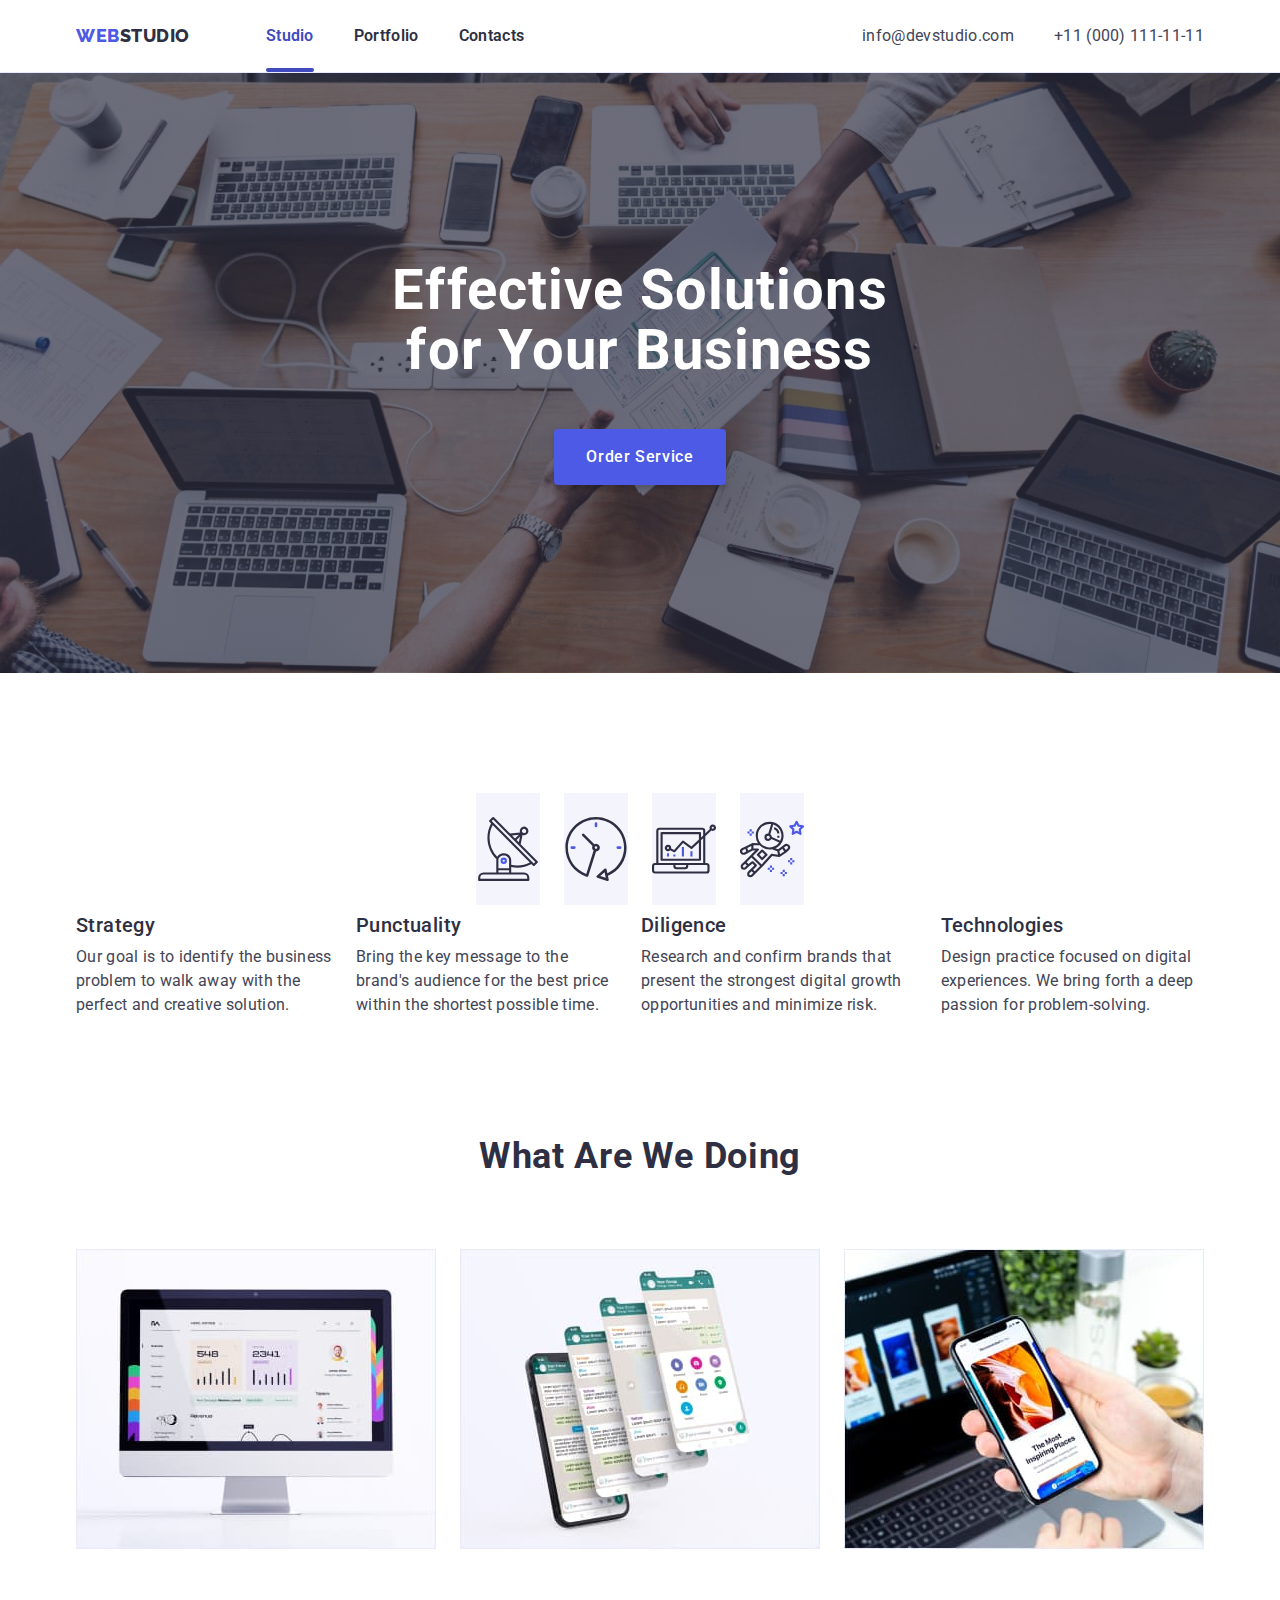
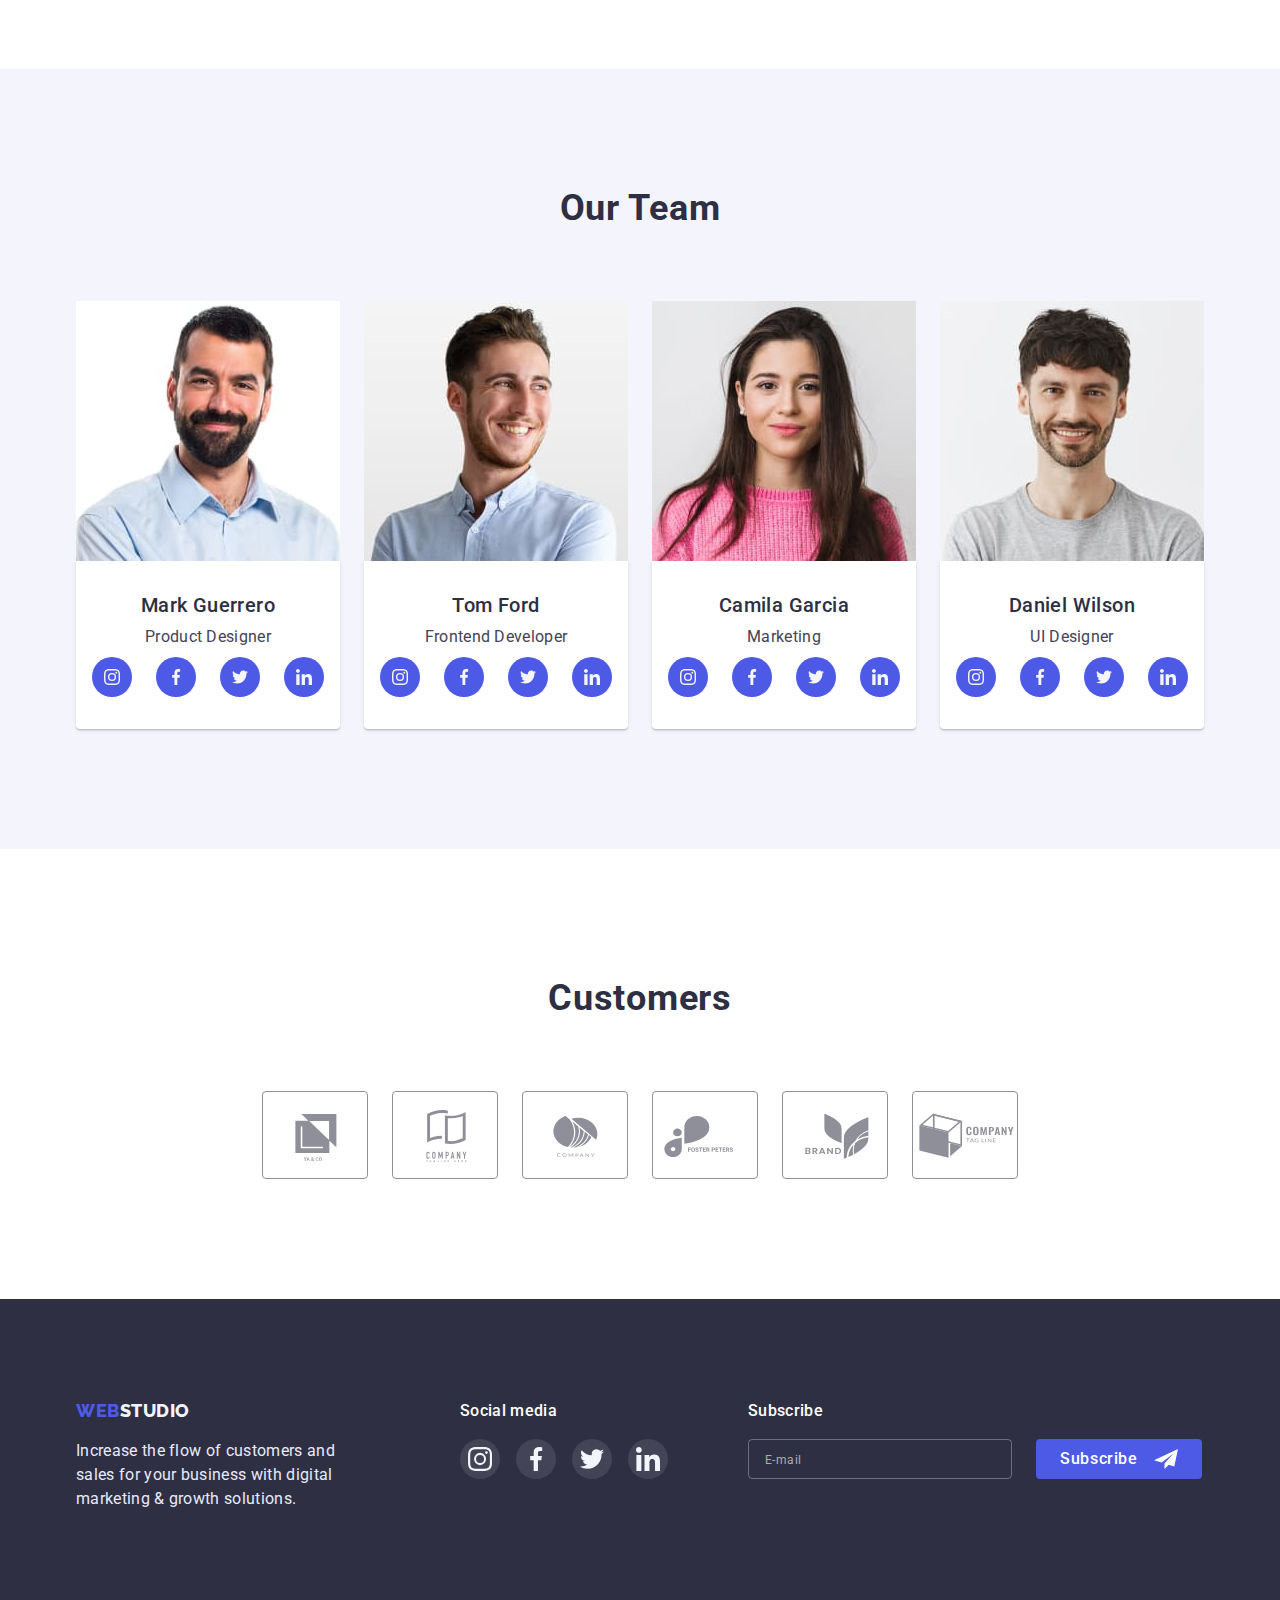
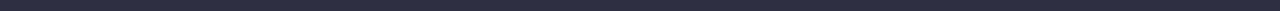
<file: index.html>
<!DOCTYPE html>
<html lang="en">
  <head>
    <meta charset="UTF-8" />
    <meta http-equiv="X-UA-Compatible" content="IE=edge" />
    <meta name="viewport" content="width=device-width, initial-scale=1.0" />
    <title>Document</title>
    <link rel="preconnect" href="https://fonts.googleapis.com" />
    <link rel="preconnect" href="https://fonts.gstatic.com" crossorigin />
    <link
      href="https://fonts.googleapis.com/css2?family=Raleway:wght@800&family=Roboto:wght@400;500;700;900&display=swap"
      rel="stylesheet"
    />
    <link
      rel="stylesheet"
      href="https://cdnjs.cloudflare.com/ajax/libs/modern-normalize/1.1.0/modern-normalize.min.css"
    />
    <link rel="stylesheet" href="./css/styles.css" />
  </head>

  <body>
    <header class="header">
      <div class="container">
        <nav class="navigation">
          <!--logotype-->
          <a href="./index.html" class="logo logo-gap"
            >Web<span class="logo-first">Studio</span></a
          >
          <ul class="navigation-list list">
            <li class="nav-item">
              <a href="./index.html" class="studio-link current">Studio</a>
            </li>
            <li class="nav-item">
              <a href="./portfolio.html" class="portfolio-link">Portfolio</a>
            </li>
            <li class="nav-item">
              <a href="" class="contacts-link">Contacts</a>
            </li>
          </ul>
        </nav>

        <!--Contacts-->
        <ul class="contacts list">
          <li>
            <a href="mailto:info@devstudio.com" class="contacts-mail"
              >info@devstudio.com</a
            >
          </li>
          <li>
            <a href="tel:+110001111111" class="contacts-tel"
              >+11 (000) 111-11-11</a
            >
          </li>
        </ul>
      </div>
    </header>

    <main>
      <section class="hero section">
        <div class="container">
          <h1 class="hero-title">Effective Solutions for Your Business</h1>
          <button type="button" class="hero-btn" data-modal-open>
            Order Service
          </button>
        </div>
      </section>

      <!--mision-->
      <section class="mision section">
        <div class="container">
          <h2 class="visually-hidden">About company</h2>
          <ul class="picture-list list">
            <li class="picture-item">
              <svg class="picture-icon" width="64" height="64">
                <use href="./images/icons.svg#icon-antenna"></use>
              </svg>
            </li>
            <li class="picture-item">
              <svg class="picture-icon" width="64" height="64">
                <use href="./images/icons.svg#icon-clock"></use>
              </svg>
            </li>
            <li class="picture-item">
              <svg class="picture-icon" width="64" height="64">
                <use href="./images/icons.svg#icon-diagram"></use>
              </svg>
            </li>
            <li class="picture-item">
              <svg class="picture-icon" width="64" height="64">
                <use href="./images/icons.svg#icon-astronaut"></use>
              </svg>
            </li>
          </ul>

          <ul class="mision-list list">
            <li class="mision-item">
              <h3 class="title">Strategy</h3>
              <p class="text">
                Our goal is to identify the business problem to walk away with
                the perfect and creative solution.
              </p>
            </li>

            <li class="mision-item">
              <h3 class="title">Punctuality</h3>
              <p class="text">
                Bring the key message to the brand's audience for the best price
                within the shortest possible time.
              </p>
            </li>

            <li class="mision-item">
              <h3 class="title">Diligence</h3>
              <p class="text">
                Research and confirm brands that present the strongest digital
                growth opportunities and minimize risk.
              </p>
            </li>

            <li class="mision-item">
              <h3 class="title">Technologies</h3>
              <p class="text">
                Design practice focused on digital experiences. We bring forth a
                deep passion for problem-solving.
              </p>
            </li>
          </ul>
        </div>
      </section>

      <!--What are we doing-->
      <section class="section-doing section">
        <div class="container">
          <h2 class="first-title">What are we doing</h2>
          <ul class="image list">
            <li class="image-item">
              <img
                src="./images/studio-img1.jpg"
                alt="monitor"
                width="360"
                height="300"
              />
            </li>
            <li class="image-item">
              <img
                src="./images/studio-img2.jpg"
                alt="layering of the phone screen"
                width="360"
                height="300"
              />
            </li>
            <li class="image-item">
              <img
                src="./images/studio-img3.jpg"
                alt="phone and laptop"
                width="360"
                height="300"
              />
            </li>
          </ul>
        </div>
      </section>

      <!--Team-->
      <section class="team section">
        <div class="container">
          <h2 class="first-title">Our Team</h2>
          <ul class="team-items list">
            <li class="team-list">
              <img
                src="./images/studio-img4.jpg"
                alt="man with laptop resenting something"
                width="264"
                height="260"
              />

              <div class="team-card">
                <h3 class="title">Mark Guerrero</h3>
                <p class="text">Product Designer</p>

                <ul class="soc-list list">
                  <li class="soc-item">
                    <a href="" class="soc-link link">
                      <svg class="soc-icon" width="16" height="16">
                        <use href="./images/icons.svg#icon-instagram"></use>
                      </svg>
                    </a>
                  </li>
                  <li class="soc-item">
                    <a href="" class="soc-link link">
                      <svg class="soc-icon" width="16" height="16">
                        <use href="./images/icons.svg#icon-facebook"></use>
                      </svg>
                    </a>
                  </li>
                  <li class="soc-item">
                    <a href="" class="soc-link link">
                      <svg class="soc-icon" width="16" height="16">
                        <use href="./images/icons.svg#icon-twitter"></use>
                      </svg>
                    </a>
                  </li>
                  <li class="soc-item">
                    <a href="" class="soc-link link">
                      <svg class="soc-icon" width="16" height="16">
                        <use href="./images/icons.svg#icon-linkedin"></use>
                      </svg>
                    </a>
                  </li>
                </ul>
              </div>
            </li>
            <li class="team-list">
              <img
                src="./images/studio-img5.jpg"
                alt="young smiling man"
                width="264"
                height="260"
              />
              <div class="team-card">
                <h3 class="title">Tom Ford</h3>
                <p class="text">Frontend Developer</p>

                <ul class="soc-list list">
                  <li class="soc-item">
                    <a href="" class="soc-link link">
                      <svg class="soc-icon" width="16" height="16">
                        <use href="./images/icons.svg#icon-instagram"></use>
                      </svg>
                    </a>
                  </li>
                  <li class="soc-item">
                    <a href="" class="soc-link link">
                      <svg class="soc-icon" width="16" height="16">
                        <use href="./images/icons.svg#icon-facebook"></use>
                      </svg>
                    </a>
                  </li>
                  <li class="soc-item">
                    <a href="" class="soc-link link">
                      <svg class="soc-icon" width="16" height="16">
                        <use href="./images/icons.svg#icon-twitter"></use>
                      </svg>
                    </a>
                  </li>
                  <li class="soc-item">
                    <a href="" class="soc-link link">
                      <svg class="soc-icon" width="16" height="16">
                        <use href="./images/icons.svg#icon-linkedin"></use>
                      </svg>
                    </a>
                  </li>
                </ul>
              </div>
            </li>

            <li class="team-list">
              <img
                src="./images/studio-img6.jpg"
                alt="young beautiful woman pink warm sweater natural look smiling portrait isolated long hair"
                width="264"
                height="260"
              />
              <div class="team-card">
                <h3 class="title">Camila Garcia</h3>
                <p class="text">Marketing</p>

                <ul class="soc-list list">
                  <li class="soc-item">
                    <a href="" class="soc-link link">
                      <svg class="soc-icon" width="16" height="16">
                        <use href="./images/icons.svg#icon-instagram"></use>
                      </svg>
                    </a>
                  </li>
                  <li class="soc-item">
                    <a href="" class="soc-link link">
                      <svg class="soc-icon" width="16" height="16">
                        <use href="./images/icons.svg#icon-facebook"></use>
                      </svg>
                    </a>
                  </li>
                  <li class="soc-item">
                    <a href="" class="soc-link link">
                      <svg class="soc-icon" width="16" height="16">
                        <use href="./images/icons.svg#icon-twitter"></use>
                      </svg>
                    </a>
                  </li>
                  <li class="soc-item">
                    <a href="" class="soc-link link">
                      <svg class="soc-icon" width="16" height="16">
                        <use href="./images/icons.svg#icon-linkedin"></use>
                      </svg>
                    </a>
                  </li>
                </ul>
              </div>
            </li>

            <li class="team-list">
              <img
                src="./images/studio-img7.jpg"
                alt="confident handsome guy posing against white wall"
                width="264"
                height="260"
              />
              <div class="team-card">
                <h3 class="title">Daniel Wilson</h3>
                <p class="text">UI Designer</p>

                <ul class="soc-list list">
                  <li class="soc-item">
                    <a href="" class="soc-link link">
                      <svg class="soc-icon" width="16" height="16">
                        <use href="./images/icons.svg#icon-instagram"></use>
                      </svg>
                    </a>
                  </li>
                  <li class="soc-item">
                    <a href="" class="soc-link link">
                      <svg class="soc-icon" width="16" height="16">
                        <use href="./images/icons.svg#icon-facebook"></use>
                      </svg>
                    </a>
                  </li>
                  <li class="soc-item">
                    <a href="" class="soc-link link">
                      <svg class="soc-icon" width="16" height="16">
                        <use href="./images/icons.svg#icon-twitter"></use>
                      </svg>
                    </a>
                  </li>
                  <li class="soc-item">
                    <a href="" class="soc-link link">
                      <svg class="soc-icon" width="16" height="16">
                        <use href="./images/icons.svg#icon-linkedin"></use>
                      </svg>
                    </a>
                  </li>
                </ul>
              </div>
            </li>
          </ul>
        </div>
      </section>

      <section class="customers section">
        <div class="container">
          <h2 class="first-title">Customers</h2>

          <ul class="customers-list list">
            <li class="customers-item">
              <a href="" class="customers-link">
                <svg class="customer-icon" width="104" height="56">
                  <use href="./images/icons.svg#icon-Logo1"></use>
                </svg>
              </a>
            </li>
            <li class="customers-item">
              <a href="" class="customers-link">
                <svg class="customer-icon" width="104" height="56">
                  <use href="./images/icons.svg#icon-Logo2"></use>
                </svg>
              </a>
            </li>
            <li class="customers-item">
              <a href="" class="customers-link">
                <svg class="customer-icon" width="104" height="56">
                  <use href="./images/icons.svg#icon-Logo3"></use>
                </svg>
              </a>
            </li>
            <li class="customers-item">
              <a href="" class="customers-link">
                <svg class="customer-icon" width="104" height="56">
                  <use href="./images/icons.svg#icon-Logo4"></use>
                </svg>
              </a>
            </li>
            <li class="customers-item">
              <a href="" class="customers-link">
                <svg class="customer-icon" width="104" height="56">
                  <use href="./images/icons.svg#icon-Logo5"></use>
                </svg>
              </a>
            </li>
            <li class="customers-item">
              <a href="" class="customers-link">
                <svg class="customer-icon" width="104" height="56">
                  <use href="./images/icons.svg#icon-Logo6"></use>
                </svg>
              </a>
            </li>
          </ul>
        </div>
      </section>
    </main>

    <footer>
      <section class="footer section">
        <div class="container">
          <div class="footer-box">
            <a href="./index.html" class="logo"
              >Web<span class="footer-logo">Studio</span></a
            >
            <p class="footer-text">
              Increase the flow of customers and sales for your business with
              digital marketing & growth solutions.
            </p>
          </div>
          <div class="footer-soc-media">
            <h3 class="title">Social media</h3>

            <ul class="footer-soc-list list">
              <li class="footer-soc-item">
                <a href="" class="footer-soc-link link">
                  <svg class="footer-soc-icon" width="24" height="24">
                    <use href="./images/icons.svg#icon-instagram"></use>
                  </svg>
                </a>
              </li>

              <li class="footer-soc-item">
                <a href="" class="footer-soc-link link">
                  <svg class="footer-soc-icon" width="24" height="24">
                    <use href="./images/icons.svg#icon-facebook"></use>
                  </svg>
                </a>
              </li>

              <li class="footer-soc-item">
                <a href="" class="footer-soc-link link">
                  <svg class="footer-soc-icon" width="24" height="24">
                    <use href="./images/icons.svg#icon-twitter"></use>
                  </svg>
                </a>
              </li>

              <li class="footer-soc-item">
                <a href="" class="footer-soc-link link">
                  <svg class="footer-soc-icon" width="24" height="24">
                    <use href="./images/icons.svg#icon-linkedin"></use>
                  </svg>
                </a>
              </li>
            </ul>
          </div>

          <div class="subscribe">
            <h3 class="title">Subscribe</h3>
            <form class="subscribe-form">
              <label>
                <input
                  type="email"
                  class="subscribe-input"
                  name="email-subscribe"
                  placeholder="E-mail"
                />
              </label>

              <button type="submit" class="btn-subscribe">
                Subscribe
                <svg class="icon-frame" width="24" height="24">
                  <use href="./images/icons.svg#icon-Frame"></use>
                </svg>
              </button>
            </form>
          </div>
        </div>
      </section>
    </footer>

    <div class="backdrop is-hidden" data-modal>
      <div class="modal">
        <button type="button" class="modal-close-btn" data-modal-close>
          <svg class="close-btn-icon" width="8" height="8">
            <use href="./images/icons.svg#icon-close-black"></use>
          </svg>
        </button>

        <form class="modal-form">
          <p class="modal-text">
            Leave your contacts and we will call you back
          </p>
          <label class="form-label">
            <span class="modal-form-desc">Name</span>
            <span class="input-wrapper">
              <input class="form-input" type="text" name="user-name" required />
              <svg class="modal-icon" width="18" height="18">
                <use href="./images/icons.svg#icon-person-black-18dp"></use>
              </svg>
            </span>
          </label>

          <label class="form-label">
            <span class="modal-form-desc">Phone</span>
            <span class="input-wrapper">
              <input
                class="form-input"
                type="tel"
                name="user-phone"
                required
                pattern="[0-9]{3]-[0-9]{3}-[0-9]{2}-[0-9]{2}"
                title="xxx-xxx-xx-xx"
              />
              <svg class="modal-icon" width="18" height="18">
                <use href="./images/icons.svg#icon-phone-black-18dp"></use>
              </svg>
            </span>
          </label>

          <label class="form-label">
            <span class="modal-form-desc">Email</span>
            <span class="input-wrapper">
              <input class="form-input" type="email" required />
              <svg class="modal-icon" width="18" height="18">
                <use href="./images/icons.svg#icon-email-black-18dp"></use>
              </svg>
            </span>
          </label>

          <label class="form-label">
            <span class="modal-form-desc">Comment</span>
            <textarea
              class="form-message"
              name="user-message"
              placeholder="Text input"
            ></textarea>
          </label>

          <input
            id="user-policy"
            type="checkbox"
            name="user-policy"
            value="tru"
            class="modal-checkbox visually-hidden"
          />
          <label for="user-policy" class="modal-check-desc">
            <span class="check-box">
              <svg class="check-icon" width="10" height="8">
                <use href="./images/icons.svg#icon-Vector1"></use>
              </svg>
            </span>
            I accept the terms and conditions of the
            <a class="police-link" href="">Privacy Policy</a>
          </label>
          <button type="submit" class="btn-submit">Send</button>
        </form>
      </div>
    </div>
    <script src="./js/modal.js"></script>
  </body>
</html>
</file>
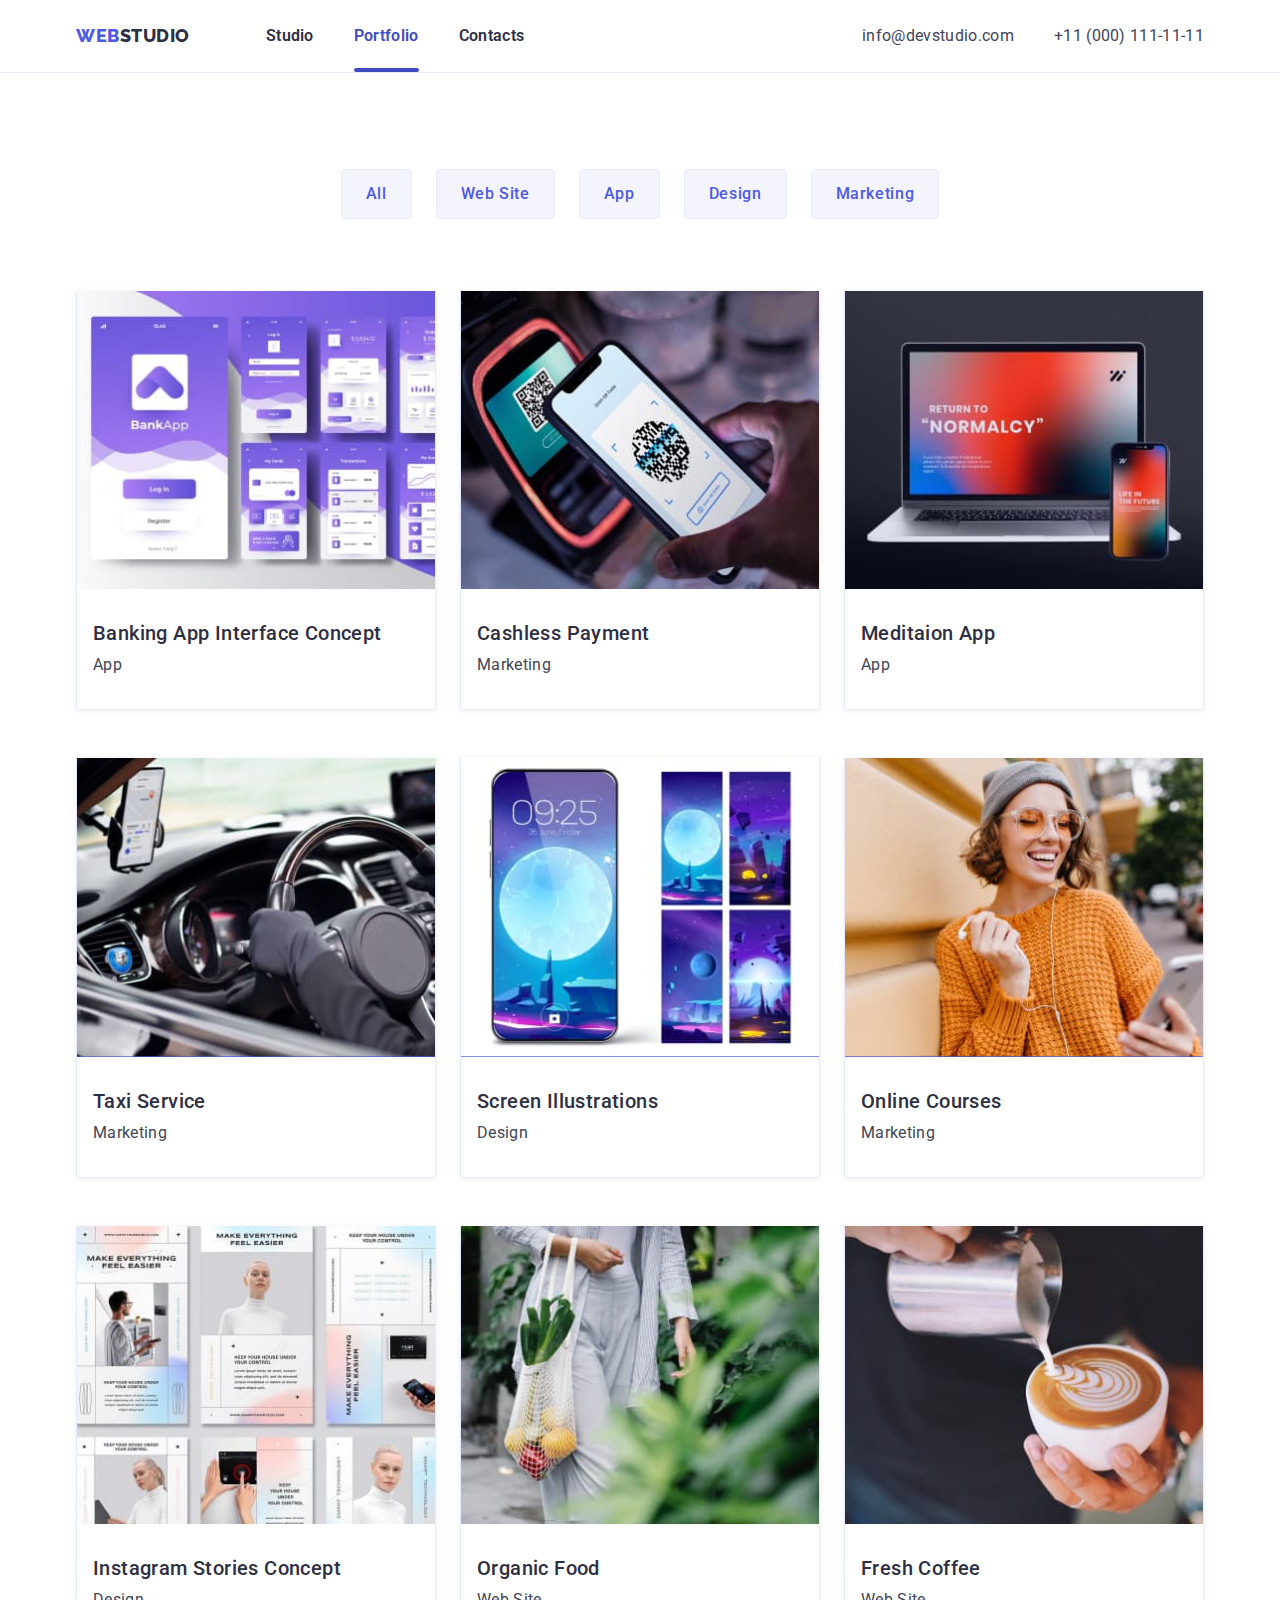
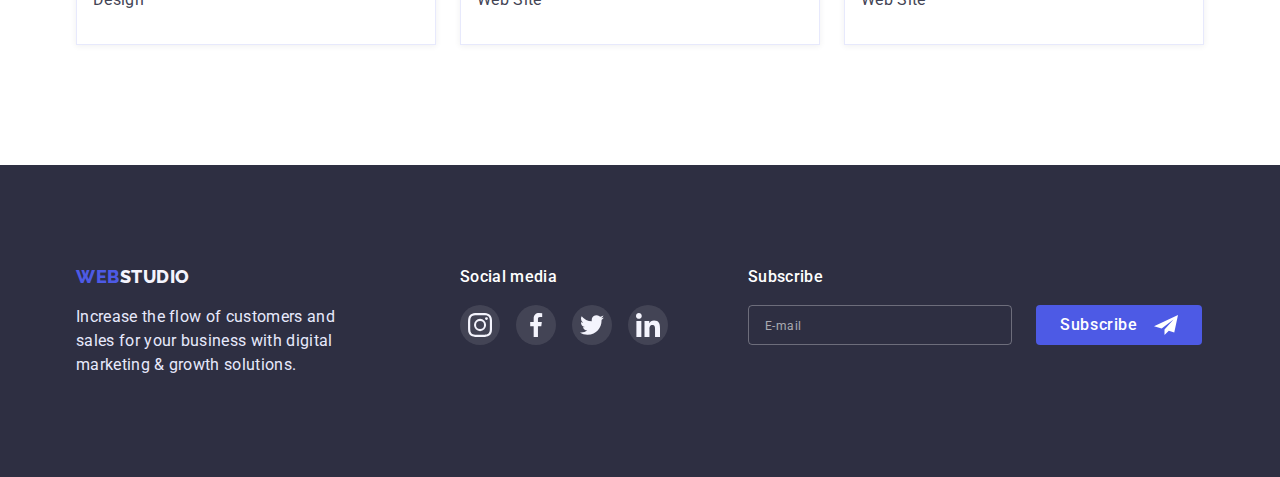
<file: portfolio.html>
<!DOCTYPE html>
<html lang="en">
  <head>
    <meta charset="UTF-8" />
    <meta http-equiv="X-UA-Compatible" content="IE=edge" />
    <meta name="viewport" content="width=device-width, initial-scale=1.0" />
    <title>Document</title>
    <link rel="preconnect" href="https://fonts.googleapis.com" />
    <link rel="preconnect" href="https://fonts.gstatic.com" crossorigin />
    <link
      href="https://fonts.googleapis.com/css2?family=Raleway:wght@800&family=Roboto:wght@400;500;700;900&display=swap"
      rel="stylesheet"
    />
    <link
      rel="stylesheet"
      href="https://cdnjs.cloudflare.com/ajax/libs/modern-normalize/1.1.0/modern-normalize.min.css"
    />
    <link rel="stylesheet" href="./css/styles.css" />
  </head>
  <body>
    <header class="header">
      <!--logotype-->
      <div class="container">
        <nav class="navigation">
          <a href="./index.html" class="logo logo-gap"
            >Web<span class="logo-first">Studio</span></a
          >

          <ul class="navigation-list list">
            <li class="nav-item">
              <a href="./index.html" class="studio-link">Studio</a>
            </li>
            <li class="nav-item">
              <a href="./portfolio.html" class="portfolio-link current"
                >Portfolio</a
              >
            </li>
            <li class="nav-item">
              <a href="" class="contacts-link">Contacts</a>
            </li>
          </ul>
        </nav>

        <!--Contacts-->
        <ul class="contacts list">
          <li>
            <a href="mailto:info@devstudio.com" class="contacts-mail"
              >info@devstudio.com</a
            >
          </li>
          <li>
            <a href="tel:+110001111111" class="contacts-tel"
              >+11 (000) 111-11-11</a
            >
          </li>
        </ul>
      </div>
    </header>

    <main>
      <section class="portfolio section">
        <h1 class="visually-hidden">filter</h1>
        <div class="container">
          <ul class="button list">
            <li class="portfolio-list">
              <button type="button" class="portfolio-btn">All</button>
            </li>
            <li class="portfolio-list">
              <button type="button" class="portfolio-btn">Web Site</button>
            </li>
            <li class="portfolio-list">
              <button type="button" class="portfolio-btn">App</button>
            </li>
            <li class="portfolio-list">
              <button type="button" class="portfolio-btn">Design</button>
            </li>
            <li class="portfolio-list">
              <button type="button" class="portfolio-btn">Marketing</button>
            </li>
          </ul>

          <ul class="gallery list">
            <li class="gallery-list">
              <a href="" class="gallery-link link">
                <div class="overlay">
                  <img
                    src="./images/portfolio-img1.jpg"
                    alt="Banking App Interface Concept"
                    width="360"
                    height="300"
                  />
                  <div class="overlay-card">
                    <p class="overlay-text">
                      14 Stylish and User-Friendly App Design Concepts · Task
                      Manager App · Calorie Tracker App · Exotic Fruit Ecommerce
                      App · Cloud Storage App
                    </p>
                  </div>
                </div>
                <div class="gallery-card">
                  <h3 class="title">Banking App Interface Concept</h3>
                  <p class="text">App</p>
                </div>
              </a>
            </li>

            <li class="gallery-list">
              <a href="" class="gallery-link link">
                <div class="overlay">
                  <img
                    src="./images/portfolio-img2new.jpg"
                    alt="violet card"
                    width="360"
                    height="300"
                  />
                  <div class="overlay-card">
                    <p class="overlay-text">
                      14 Stylish and User-Friendly App Design Concepts · Task
                      Manager App · Calorie Tracker App · Exotic Fruit Ecommerce
                      App · Cloud Storage App
                    </p>
                  </div>
                </div>

                <div class="gallery-card">
                  <h3 class="title">Cashless Payment</h3>
                  <p class="text">Marketing</p>
                </div>
              </a>
            </li>

            <li class="gallery-list">
              <a href="" class="gallery-link link">
                <div class="overlay">
                  <img
                    src="./images/portfolio-img3.jpg"
                    alt="laptop"
                    width="360"
                    height="300"
                  />
                  <div class="overlay-card">
                    <p class="overlay-text">
                      14 Stylish and User-Friendly App Design Concepts · Task
                      Manager App · Calorie Tracker App · Exotic Fruit Ecommerce
                      App · Cloud Storage App
                    </p>
                  </div>
                </div>
                <div class="gallery-card">
                  <h3 class="title">Meditaion App</h3>
                  <p class="text">App</p>
                </div>
              </a>
            </li>

            <li class="gallery-list">
              <a href="" class="gallery-link link">
                <div class="overlay">
                  <img
                    src="./images/portfolio-img4.jpg"
                    alt="car steering wheel"
                    width="360"
                    height="300"
                  />
                  <div class="overlay-card">
                    <p class="overlay-text">
                      14 Stylish and User-Friendly App Design Concepts · Task
                      Manager App · Calorie Tracker App · Exotic Fruit Ecommerce
                      App · Cloud Storage App
                    </p>
                  </div>
                </div>

                <div class="gallery-card">
                  <h3 class="title">Taxi Service</h3>
                  <p class="text">Marketing</p>
                </div>
              </a>
            </li>

            <li class="gallery-list">
              <a href="" class="gallery-link link">
                <div class="overlay">
                  <img
                    src="./images/portfolio-img5.jpg"
                    alt="Screen Illustrations"
                    width="360"
                    height="300"
                  />
                  <div class="overlay-card">
                    <p class="overlay-text">
                      14 Stylish and User-Friendly App Design Concepts · Task
                      Manager App · Calorie Tracker App · Exotic Fruit Ecommerce
                      App · Cloud Storage App
                    </p>
                  </div>
                </div>

                <div class="gallery-card">
                  <h3 class="title">Screen Illustrations</h3>
                  <p class="text">Design</p>
                </div>
              </a>
            </li>

            <li class="gallery-list">
              <a href="" class="gallery-link link">
                <div class="overlay">
                  <img
                    src="./images/portfolio-img6.jpg"
                    alt="smiling woman in sweater and hat"
                    width="360"
                    height="300"
                  />
                  <div class="overlay-card">
                    <p class="overlay-text">
                      14 Stylish and User-Friendly App Design Concepts · Task
                      Manager App · Calorie Tracker App · Exotic Fruit Ecommerce
                      App · Cloud Storage App
                    </p>
                  </div>
                </div>

                <div class="gallery-card">
                  <h3 class="title">Online Courses</h3>
                  <p class="text">Marketing</p>
                </div>
              </a>
            </li>

            <li class="gallery-list">
              <a href="" class="gallery-link link">
                <div class="overlay">
                  <img
                    src="./images/portfolio-img7.jpg"
                    alt="Instagram Stories Concept"
                    width="360"
                    height="300"
                  />
                  <div class="overlay-card">
                    <p class="overlay-text">
                      14 Stylish and User-Friendly App Design Concepts · Task
                      Manager App · Calorie Tracker App · Exotic Fruit Ecommerce
                      App · Cloud Storage App
                    </p>
                  </div>
                </div>

                <div class="gallery-card">
                  <h3 class="title">Instagram Stories Concept</h3>
                  <p class="text">Design</p>
                </div>
              </a>
            </li>

            <li class="gallery-list">
              <a href="" class="gallery-link link">
                <div class="overlay">
                  <img
                    src="./images/portfolio-img8.jpg"
                    alt="bag of oranges"
                    width="360"
                    height="300"
                  />
                  <div class="overlay-card">
                    <p class="overlay-text">
                      14 Stylish and User-Friendly App Design Concepts · Task
                      Manager App · Calorie Tracker App · Exotic Fruit Ecommerce
                      App · Cloud Storage App
                    </p>
                  </div>
                </div>

                <div class="gallery-card">
                  <h3 class="title">Organic Food</h3>
                  <p class="text">Web Site</p>
                </div>
              </a>
            </li>

            <li class="gallery-list">
              <a href="" class="gallery-link link">
                <div class="overlay">
                  <img
                    src="./images/portfolio-img9.jpg"
                    alt="Fresh coffee with milk"
                    width="360"
                    height="300"
                  />
                  <div class="overlay-card">
                    <p class="overlay-text">
                      14 Stylish and User-Friendly App Design Concepts · Task
                      Manager App · Calorie Tracker App · Exotic Fruit Ecommerce
                      App · Cloud Storage App
                    </p>
                  </div>
                </div>

                <div class="gallery-card">
                  <h3 class="title">Fresh Coffee</h3>
                  <p class="text">Web Site</p>
                </div>
              </a>
            </li>
          </ul>
        </div>
      </section>
    </main>

    <footer>
      <section class="footer section">
        <div class="container">
          <div class="footer-box">
            <a href="./index.html" class="logo"
              >Web<span class="footer-logo">Studio</span></a
            >
            <p class="footer-text">
              Increase the flow of customers and sales for your business with
              digital marketing & growth solutions.
            </p>
          </div>
          <div class="footer-soc-media">
            <h3 class="title">Social media</h3>

            <ul class="footer-soc-list list">
              <li class="footer-soc-item">
                <a href="" class="footer-soc-link link">
                  <svg class="footer-soc-icon" width="24" height="24">
                    <use href="./images/icons.svg#icon-instagram"></use>
                  </svg>
                </a>
              </li>

              <li class="footer-soc-item">
                <a href="" class="footer-soc-link link">
                  <svg class="footer-soc-icon" width="24" height="24">
                    <use href="./images/icons.svg#icon-facebook"></use>
                  </svg>
                </a>
              </li>

              <li class="footer-soc-item">
                <a href="" class="footer-soc-link link">
                  <svg class="footer-soc-icon" width="24" height="24">
                    <use href="./images/icons.svg#icon-twitter"></use>
                  </svg>
                </a>
              </li>

              <li class="footer-soc-item">
                <a href="" class="footer-soc-link link">
                  <svg class="footer-soc-icon" width="24" height="24">
                    <use href="./images/icons.svg#icon-linkedin"></use>
                  </svg>
                </a>
              </li>
            </ul>
          </div>

          <div class="subscribe">
            <h3 class="title">Subscribe</h3>
            <form class="subscribe-form">
              <label>
                <input
                  type="email"
                  class="subscribe-input"
                  name="email-subscribe"
                  placeholder="E-mail"
                />
              </label>

              <button type="submit" class="btn-subscribe">
                Subscribe
                <svg class="icon-frame" width="24" height="24">
                  <use href="./images/icons.svg#icon-Frame"></use>
                </svg>
              </button>
            </form>
          </div>
        </div>
      </section>
    </footer>
  </body>
</html>
</file>
<file: css/styles.css>
/*Змінні*/
:root {
    --body-text-color: #434455;
    --titele-color: #2E2F42;
    --background-footer-color: #2E2F42;
    --primary-brand-color: #4D5AE5;
    --white-title-color: #FFFFFF;
    --background-block-color: #E5E5E5;
    --accent-color: #E7E9FC;
    --background-button-color:  #F4F4FD;
    --button-active-color: #404BBF;
    --customers-color: #8E8F99;
    --footer-hover-link: #31D0AA;
    --bg-modal-color: #FCFCFC;
    --gap-right-gallery: 24px;
    --gap-top-gallery: 48px;
    --bg-gradient: linear-gradient(rgba(46, 47, 66, 0.7), rgba(46, 47, 66, 0.7));
    --bg-footer-item: rgba(255, 255, 255, 0.1);
    --timing-function: cubic-bezier(0.4, 0, 0.2, 1);
    --transition-duration: 250ms;
}

html {
    box-sizing: border-box;
}
*,
*::before,
*::after {
    box-sizing: inherit;
}


p,
h1,
h2,
h3 {
    margin: 0;
    padding: 0;
}

ul {
    margin: 0;
    padding: 0;
    

}

img {
    display: block;
    max-width: 100%;
    height: auto;
}

body {

    margin: 0;
    font-family: 'Roboto', sans-serif;
    font-size: 16px;
    color: var(--body-text-color);

}

.container {
    width: 1158px;
    padding-left: 15px;
    padding-right: 15px;
    margin: 0 auto;
    
}
.section {
    padding-top: 120px;
    padding-bottom: 120px;
}

.list {
    list-style: none;
}

.header {
    background-color: var(--white-title-color);
    border-bottom: 1px solid var(--accent-color);

}
.header>.container {
    display: flex;
    align-items: center ;
}

.navigation {
    display: flex;
    align-items: center ;
    margin-right: auto;
}


.logo {
    display: flex;
    font-family: 'Raleway', sans-serif;
    font-style: normal;
    font-weight: 800;
    font-size: 18px;
    line-height: 1.33;
    align-items: center;
    letter-spacing: 0.03em;
    text-transform: uppercase;
    color: var(--primary-brand-color);
    text-decoration: none;
    
    
}
.logo-gap {
    display: block;
    padding-top: 24px;
    padding-bottom: 24px;
    margin-right: 76px;
}

.logo .logo-first{
    color: var(--titele-color);
    
}

.navigation-list,
.contacts {
    display: flex;
    
}

.navigation-list .nav-item:not(:last-child) {
    margin-right: 40px;
}


.studio-link,
.portfolio-link,
.contacts-link   {
    display: block;

    position: relative;

    padding-top: 24px;
    padding-bottom: 24px;

    font-weight: 600;
    line-height: 1.5;
    letter-spacing: 0.02em;
    text-decoration: none;
    color: var(--titele-color);

    transition: color var(--transition-duration) var(--timing-function);
}

    


.studio-link:hover,
.studio-link:focus,
.portfolio-link:hover,
.portfolio-link:focus, 
.contacts-link:hover,
.contacts-link:focus {
    color: var(--button-active-color);
    
    
}
.studio-link:active,
.portfolio-link:active,
.contacts-link:active   {
    color: var(--button-active-color);
    
}
.navigation-list .studio-link.current,
.navigation-list .portfolio-link.current,
.navigation-list .contacts-link.current {
    color: var(--button-active-color);
}


.studio-link.current::after,
.portfolio-link.current::after,
.contacts-link.current::after {
    content:"";

    display: block;

    position: absolute;
    top: left 0;
    bottom: 0;

    width: 100%;
    height: 4px;
    border-radius: 2px;
    background-color: var(--button-active-color);

}


.contacts-mail {
    margin-right: 40px; 
}
.contacts-tel{
    text-transform: uppercase;
}

.contacts-mail,
.contacts-tel{
    display: block;

    padding-top: 24px;
    padding-bottom: 24px;

    line-height: 1.5;
    letter-spacing: 0.02em;
    text-decoration: none;
    color: var(--body-text-color);

    transition: color var(--transition-duration) var(--timing-function);
}

.contacts-mail:hover,
.contacts-mail:focus,
.contacts-tel:hover,
.contacts-tel:focus {
    color: var(--button-active-color);
}
.contacts-mail:active,
.contacts-tel:active {
    color: var(--button-active-color);
}

/* -----------hero------------ */


.hero.section{
    padding-top: 188px;
    padding-bottom: 188px;
    
    text-align: center;
    background-color: var(--background-footer-color);
   
    max-width: 1440px;
    margin: 0 auto;
    background-image: var(--bg-gradient), url(../images/people-office.jpg);
    background-repeat: no-repeat;
    background-position: center;
    background-size: cover
}


.hero-title {
    
    width: 496px;
    margin: 0 auto 48px;

    font-weight: 700;
    font-size: 56px;
    line-height: 1.07;
    letter-spacing: 0.02em;
    text-align: center;
    color: var(--white-title-color);
    

}
.hero-btn {
    display: inline-block   ;
    min-width: 169px;
    min-height: 56px;
    padding: 16px 32px;   

    font-family: inherit;
    font-size: inherit;
    font-weight: 500;
    line-height: 1.19;
    align-items: center;
    letter-spacing: 0.04em;

    cursor: pointer;
    color: var(--white-title-color);
    background-color: var(--primary-brand-color);
    border: 0;
    box-shadow: 0px 4px 4px rgba(0, 0, 0, 0.15);
    border-radius: 4px;
    
    transition: background-color var(--transition-duration) var(--timing-function), box-shadow 250ms var(--timing-function);
}
.hero-btn:hover,
.hero-btn:focus,
.hero-btn:active {
    background-color: var(--button-active-color);
    box-shadow: 0px 4px 4px rgba(0, 0, 0, 0.15);
}


/* ------------about compan------------- */

.picture-list {
    display: flex;
    justify-content: center;
    align-items: center;
    gap: var(--gap-right-gallery);
}

.picture-item {
    width: calc((100%-72px)/4);
    padding-top: 24px;
    padding-bottom: 24px;
    margin-bottom: 8px;
    background-color: var(--background-button-color);
    display: flex;
    justify-content: center;

}


.mision-list{
    display: flex;
    gap: var(--gap-right-gallery);
}
.mision-item {
    width: calc((100%-72px)/4);
}

.mision-item .title {
    margin-bottom: 8px;
}

.visually-hidden {
    position: absolute;
    width: 1px;
    height: 1px;
    margin: -1px;
    border: 0;
    padding: 0;
    white-space: nowrap;
    clip-path: inset(100%);
    clip: rect(0 0 0 0);
    overflow: hidden;
  }

.title {
    font-weight: 500;
    font-size: 20px;
    line-height: 1.2;
    letter-spacing: 0.02em;
    color: var(--titele-color);
}
.text {
    line-height: 1.5;
    letter-spacing: 0.02em;
}

.section-doing.section {
    padding-top: 0;

}


.first-title {
    font-weight: 700;
    font-size: 36px;
    line-height: 1.11;
    text-align: center;
    letter-spacing: 0.02em;
    text-transform: capitalize;
    color: var(--titele-color); 

}
.first-title {
    margin-bottom: 72px;
}
.image {
    display: flex;
    flex-wrap: wrap;
    gap: var(--gap-right-gallery);

}

.image-item {
    max-width: calc((100%-48px)/3);
}

.team {
    background-color: var(--background-button-color);
}
.team-items {
    display: flex;
    flex-wrap: wrap;
    gap: var(--gap-right-gallery);
}

.team-list {
    max-width: calc((100%-72px)/4);

}



.team-card {
    
    padding-top: 32px;
    padding-right: 16px;
    padding-bottom: 32px;
    padding-left: 16px;
    background-color: var(--white-title-color);
    box-shadow: 0px 1px 6px rgba(46, 47, 66, 0.08), 0px 1px 1px rgba(46, 47, 66, 0.16), 0px 2px 1px rgba(46, 47, 66, 0.08);
    border-radius: 0px 0px 4px 4px;
}
.team-list .title {
    margin-bottom: 8px;
    text-align: center;
}
.team-list .text {
    text-align: center;
    margin-bottom: 8px;
    
}

.soc-list{
    display: flex;
    justify-content: center;
    gap: 24px;
}

.soc-item {
    width: 40px;
    height: 40px;

}

.soc-link {
    width: 100%;
    height: 100%;
    background-color: var(--primary-brand-color);
    border-radius: 50%;
    display: flex;
    justify-content: center;
    align-items: center;

    transition: background-color var(--transition-duration) var(--timing-function);

}

.soc-icon {
    fill: var(--background-button-color);
}

.soc-link:hover,
.soc-link:focus {
    background-color: var(--button-active-color);
}

/* ---------------CUSTOMER-------------- */

.customers.section {
    padding-top: 130px;
}

.customers-list {
    display: flex;
    justify-content: center;
    gap: 24px;
}

.customers-item {
    width: calc((100%-120px)/6);
    
    min-height: 88px;
    
}

.customers-link {
    width: 100%;
    height: 100%;
    border: 1px solid var(--customers-color);
    border-radius: 4px;
    background-color: transparent;
    display: flex;
    justify-content: center;
    align-items: center;

    transition: border-color var(--transition-duration) var(--timing-function);
    
}
.customer-icon {
    fill: var(--customers-color);

    transition: fill var(--transition-duration) var(--timing-function);
}

.customers-link:hover,
.customers-link:focus {
    border-color: var(--button-active-color);
    
}

.customers-link:hover .customer-icon,
.customers-link:focus .customer-icon {
    fill:var(--button-active-color);
}

/* --------------FOOTER--------------- */

.footer.section {
    background-color: var(--background-footer-color);
    padding-top: 100px;
    padding-bottom: 100px;
}

.footer-box {
    margin-right: 120px;
}
.footer>.container {
    display: flex;
}

.footer-logo {
    color: var(--background-button-color);
    
}

.footer .logo {
    margin-bottom: 16px;
}
.footer-text {
    max-width: 264px;
    
    line-height: 1.5;
    letter-spacing: 0.02em;
    color: var(--accent-color)
}

.footer-soc-media {
    margin-right: 80px;
}

.footer-soc-media>.title,
.subscribe>.title {
    margin-bottom: 16px;
    font-size: 16px;
    line-height: 1.5;
    color: var(--white-title-color);

}

.footer-soc-list {
    display: flex;
    justify-content: center;
    align-items: center;
    gap:16px;

}

.footer-soc-item {
    width: 40px;
    height: 40px;
    

}

.footer-soc-link {
    width: 100%;
    height: 100%;
    background-color: var(--bg-footer-item);
    border-radius: 50%;
    display: flex;
    justify-content: center;
    align-items: center;

    transition: background-color var(--transition-duration) var(--timing-function);
}

.footer-soc-link:hover,
.footer-soc-link:focus {
    background-color: var(--footer-hover-link);
}

.footer-soc-icon {
    fill: var(--background-button-color)
}

.subscribe-form {
    display: flex;
    justify-content: center;
    align-items: center;
    gap: 24px;

}
.subscribe-input {
    width: 264px;
    height: 40px;
    padding: 8px 16px;

    background-color: transparent;
    border: 1px solid rgba(255, 255, 255, 0.3);
    border-radius: 4px;
    color: var(--white-title-color);
    
    transition: border-color var(--transition-duration) var(--timing-function);
}

.subscribe-input:focus {
    outline: none;
    border-color: var(--primary-brand-color);
}

.subscribe-input::placeholder {
    font-size: 12px;
    line-height: calc(24/12);
    align-items: center;
    letter-spacing: 0.04em;

    color: rgba(255, 255, 255, 0.6);
}










.btn-subscribe {
    padding: 8px 24px;
    gap: 16px;

    font-weight: 500;
    font-size: inherit;
    line-height: calc(24/16);

    display: flex;
    justify-content: center;
    align-items: center;
    text-align: center;
    letter-spacing: 0.04em;

    color: var(--white-title-color);
    background-color: var(--primary-brand-color);
    border-radius: 4px;
    border: none;
    cursor: pointer;
    fill: var(--white-title-color);

    transition: background-color var(--transition-duration) var(--timing-function), box-shadow var(--transition-duration) var(--timing-function); 
}

.btn-subscribe:hover,
.btn-subscribe:focus,
.btn-subscribe:active {
    background-color: var(--button-active-color);
    box-shadow: 0px 4px 4px rgba(0, 0, 0, 0.15);
}



/* ----------------PORTFOLIO-------------- */

.portfolio.section {
    padding-top: 96px;
}
.button {
    display: flex;
    justify-content:center;
    margin-bottom: 72px;
    
}

.button .portfolio-list:not(:last-child) {
    margin-right: var(--gap-right-gallery);
}



.portfolio-btn {
    display: block;
    margin: 0 auto;
    padding: 12px 24px;

    font-family: inherit;
    font-size: inherit;
    font-weight: 500;
    line-height: 1.5;
    align-items: center;
    text-align: center;
    letter-spacing: 0.04em;
    cursor: pointer;
    color: var(--primary-brand-color);
    background-color: var(--background-button-color);
    border: 1px solid var(--accent-color);
    border-radius: 4px;

    transition: color var(--transition-duration) var(--timing-function), background-color 250ms var(--timing-function), box-shadow 250ms var(--timing-function);
}
.portfolio-btn:hover,
.portfolio-btn:focus {
    color: var(--white-title-color);
    background-color: var(--button-active-color);
    box-shadow: 0px 4px 4px rgba(0, 0, 0, 0.15);

}
.portfolio-btn:active {
    color: var(--white-title-color);
    background-color: var(--button-active-color);
    box-shadow: 0px 4px 4px rgba(0, 0, 0, 0.15);
}



.link {
    text-decoration: none;

}

.gallery {

    display: flex;
    flex-wrap: wrap;
    column-gap: var(--gap-right-gallery);
    row-gap: var(--gap-top-gallery);

}


.gallery  .gallery-list {
    background-color: var(--white-title-color);
    flex-basis: calc((100% - 48px) / 3);
    border: 1px solid var(--accent-color);
    border-top: none;
    box-shadow: 0px 1px 6px rgba(46, 47, 66, 0.08);

    

}

.gallery-list:hover .gallery-card,
.gallery-list:focus .gallery-card{
    
    box-shadow: 0px 1px 6px rgba(46, 47, 66, 0.08), 0px 1px 1px rgba(46, 47, 66, 0.16), 0px 2px 1px rgba(46, 47, 66, 0.08);
}


.gallery-card {

    padding-top: 32px ;
    padding-bottom: 32px;
    padding-left: 16px;

    transition: box-shadow var(--transition-duration) var(--timing-function);
    
}
.gallery-card >.title {
    margin-bottom: 8px;
}

.gallery-list .text {
    color: var(--body-text-color);
}

.overlay {
    position: relative;
    overflow: hidden;
    
}

.overlay-card {
    position: absolute;
    width: 100%;
    height: 100%;
    top: 0;
    left:0;
    background-color: var(--primary-brand-color);
    
    transform: translateY(100%);
    transition: transform var(--transition-duration) var(--timing-function);

}

.gallery-link:hover .overlay-card,
.gallery-link:focus .overlay-card {
    transform: translateY(0);
}

.overlay-text{

    position: absolute;
    padding: 40px 32px 164px 32px;
    
    font-weight: 400;
    line-height: 1.5;
    letter-spacing: 0.02em;
    color: var(--background-button-color);
}

.backdrop {
    position: fixed;
    z-index: 100;
    top: 0;
    left: 0;
    width: 100%;
    height: 100%;
    background-color: rgba(46, 47, 66, 0.4);

    transition: opacity var(--transition-duration) var(--timing-function), visibility var(--transition-duration) var(--timing-function);
}

.backdrop.is-hidden {
    opacity: 0;
    visibility: hidden;
    pointer-events: none;

}

.backdrop.is-hidden .modal {
    transform: translate(-50%, -50%) translateY(120px);
}

.modal {

    position: absolute;
    top: 50%;
    left: 50%;
    

    min-width: 408px;
    min-height: 576px;

    background: var(--bg-modal-color);
    box-shadow: 0px 1px 1px rgba(0, 0, 0, 0.14), 0px 1px 3px rgba(0, 0, 0, 0.12), 0px 2px 1px rgba(0, 0, 0, 0.2);
    border-radius: 4px;

    transform: translate(-50%, -50%) translateY(0);
    transition: transform var(--transition-duration) var(--timing-function);
}

.modal-close-btn {
    position: absolute;
    top: 24px;
    right: 24px;

    display: flex;
    align-items: center;
    justify-content: center;

    padding: 0;
    width: 24px;
    height: 24px;
    border-radius: 50%;
    cursor: pointer;

    background: var(--accent-color);
    border: 1px solid rgba(0, 0, 0, 0.1);

    transition: background-color var(--transition-duration) var(--timing-function);

}

.modal-close-btn:hover,
.modal-close-btn:focus,
.modal-close-btn:active {
    background-color: var(--button-active-color);
    
}
.close-btn-icon {
    transition: fill var(--transition-duration) var(--timing-function);

}

.modal-close-btn:hover .close-btn-icon,
.modal-close-btn:focus .close-btn-icon,
.modal-close-btn:active .close-btn-icon {
    fill: var(--white-title-color);
}

.modal-form {
    display: flex;
    flex-direction: column;
    padding: 72px 24px 24px 24px;
    
}

.modal-text {
    margin-bottom: 16px;

    font-weight: 500;
    line-height: 1.5;
    text-align: center;
    letter-spacing: 0.02em;
    color: var(--titele-color);

}

.form-label {
    margin-bottom: 8px;
}
.modal-form-desc {
    display: block;
    margin-bottom: 4px;

    font-weight: 400;
    font-size: 12px;
    line-height: calc(14/12);
    letter-spacing: 0.04em;
    color: var(--customers-color);
}

.form-input {
    width: 100%;
    height: 40px;
    padding-left: 38px;

    border: 1px solid rgba(33, 33, 33, 0.2);
    border-radius: 4px;

    transition: border-color var(--transition-duration) var(--timing-function);
}

.form-input:focus {
    outline: none;
    border-color: var(--primary-brand-color);
}

.input-wrapper {
    position: relative;
    display: block;
}

.modal-icon {
    position: absolute;
    top: 50%;
    left: 16px;
    transform: translateY(-50%);
    
    display: block;
    background-color: transparent;

    transition: fill var(--transition-duration) var(--timing-function);
}

.form-input:focus + .modal-icon {
    fill: var(--primary-brand-color);
}

.form-message {
    width: 100%;
    height: 120px;
    padding: 8px 16px;
    resize: none;
    border: 1px solid rgba(33, 33, 33, 0.2);
    border-radius: 4px;

    transition: border-color var(--transition-duration) var(--timing-function);

}
.form-message:focus {
    outline: none;
    border-color: var(--primary-brand-color);
}
.form-message::placeholder {
    font-size: 12px;
    line-height: calc(16/12);
    letter-spacing: 0.04em;
    color: rgba(117, 117, 117, 0.5);

}

.modal-check-desc span {
    display: flex;
    align-items: center;
    justify-content: center;
    margin-right: 8px;

    width: 16px;
    height: 16px;
    border: 1.25px solid var(--titele-color);
    border-radius: 2px;
    fill: transparent;
}

.modal-checkbox:checked + .modal-check-desc span {
    background-color: var(--button-active-color);
    border: none;
    fill: var(--background-button-color)
}
.modal-check-desc {
    display: flex;
    margin-bottom: 24px;
    font-size: 12px;
    line-height: calc(16/12);
    letter-spacing: 0.04em;
    color: #757575;
}
.police-link {
    color: var(--primary-brand-color);
}

.btn-submit {
    padding: 16px 32px;
    margin: 0 auto;
    width: 169px;
    min-height: 56px;
    background-color: var(--primary-brand-color);
    border-radius: 4px;
    font-weight: 500;
    align-items: center;
    line-height: calc(24/16);
    letter-spacing: 0.04em;
    color: var(--white-title-color);
    cursor: pointer;
    border: 0;

    transition: background-color var(--transition-duration) var(--timing-function), box-shadow var(--transition-duration) var(--timing-function); 
    }

    .btn-submit:hover,
    .btn-submit:focus,
    .btn-submit:active {
    background-color: var(--button-active-color);
    box-shadow: 0px 4px 4px rgba(0, 0, 0, 0.15);
}
</file>
